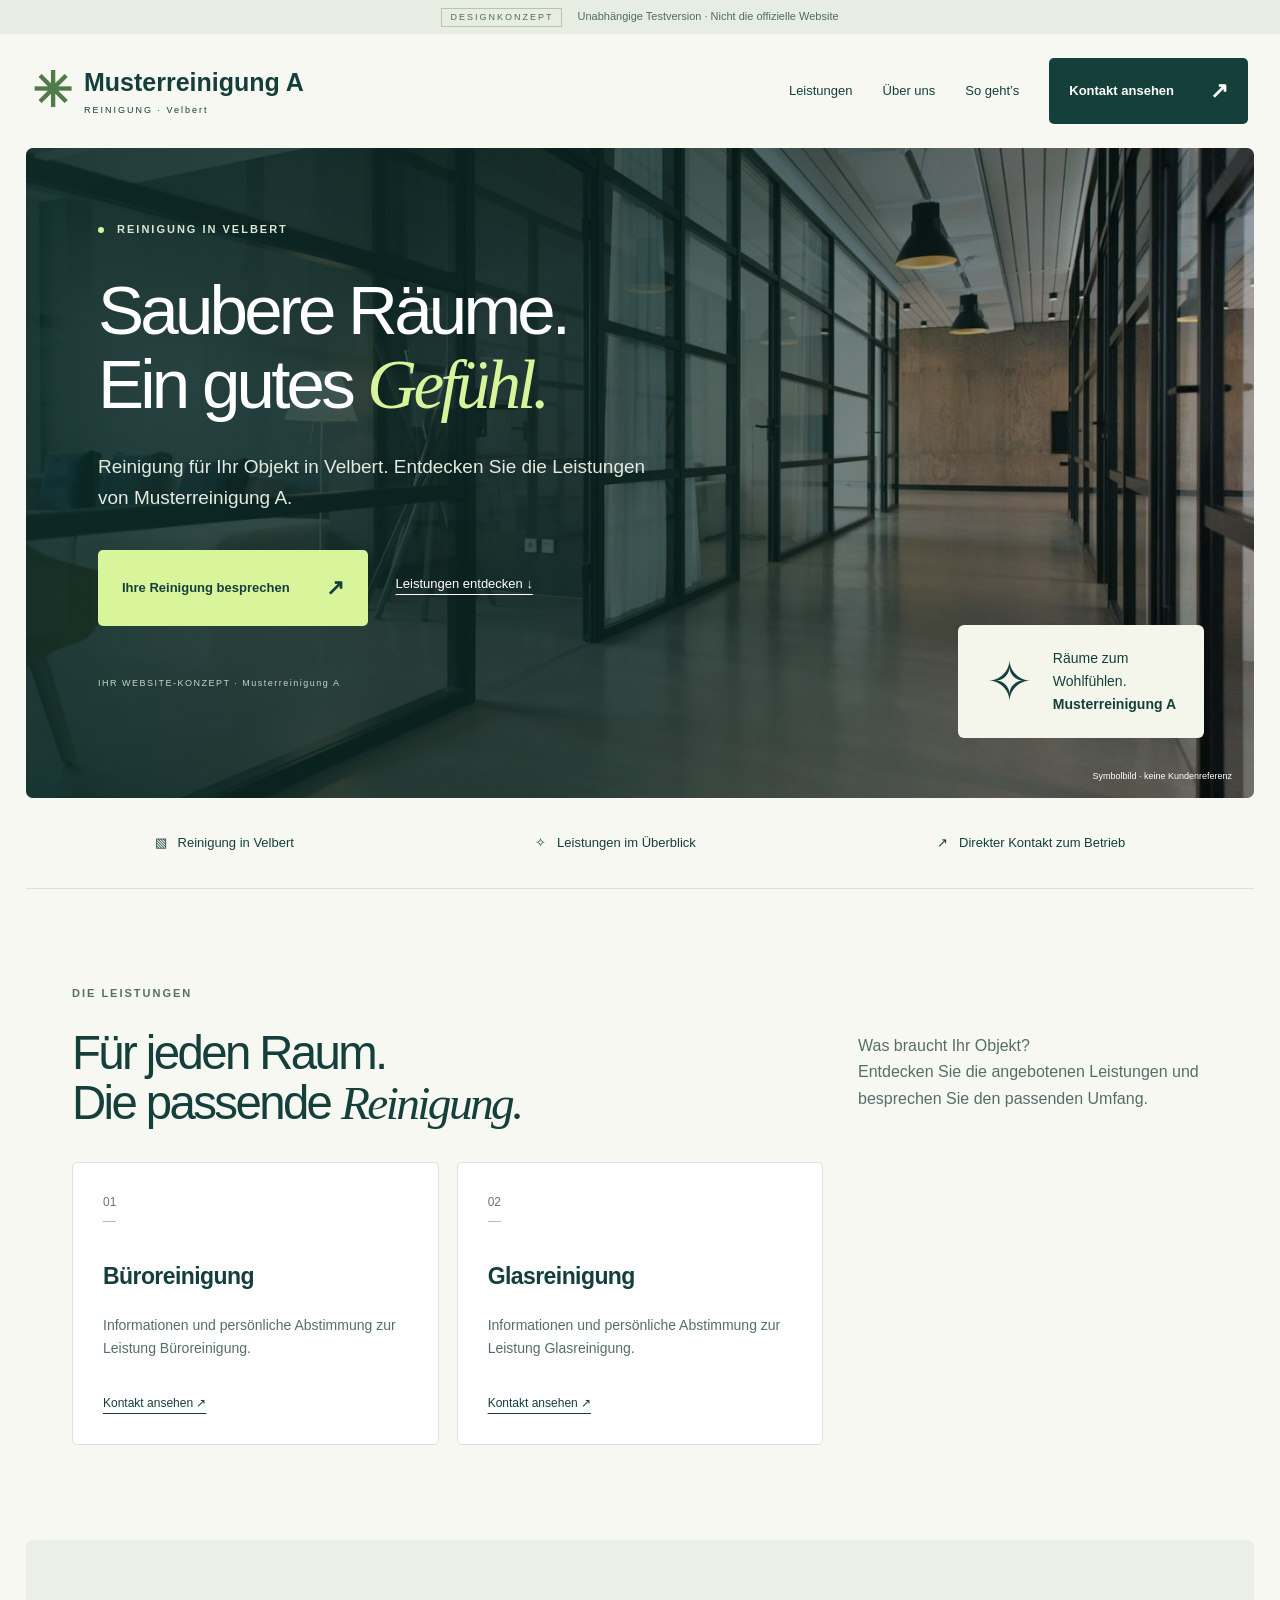
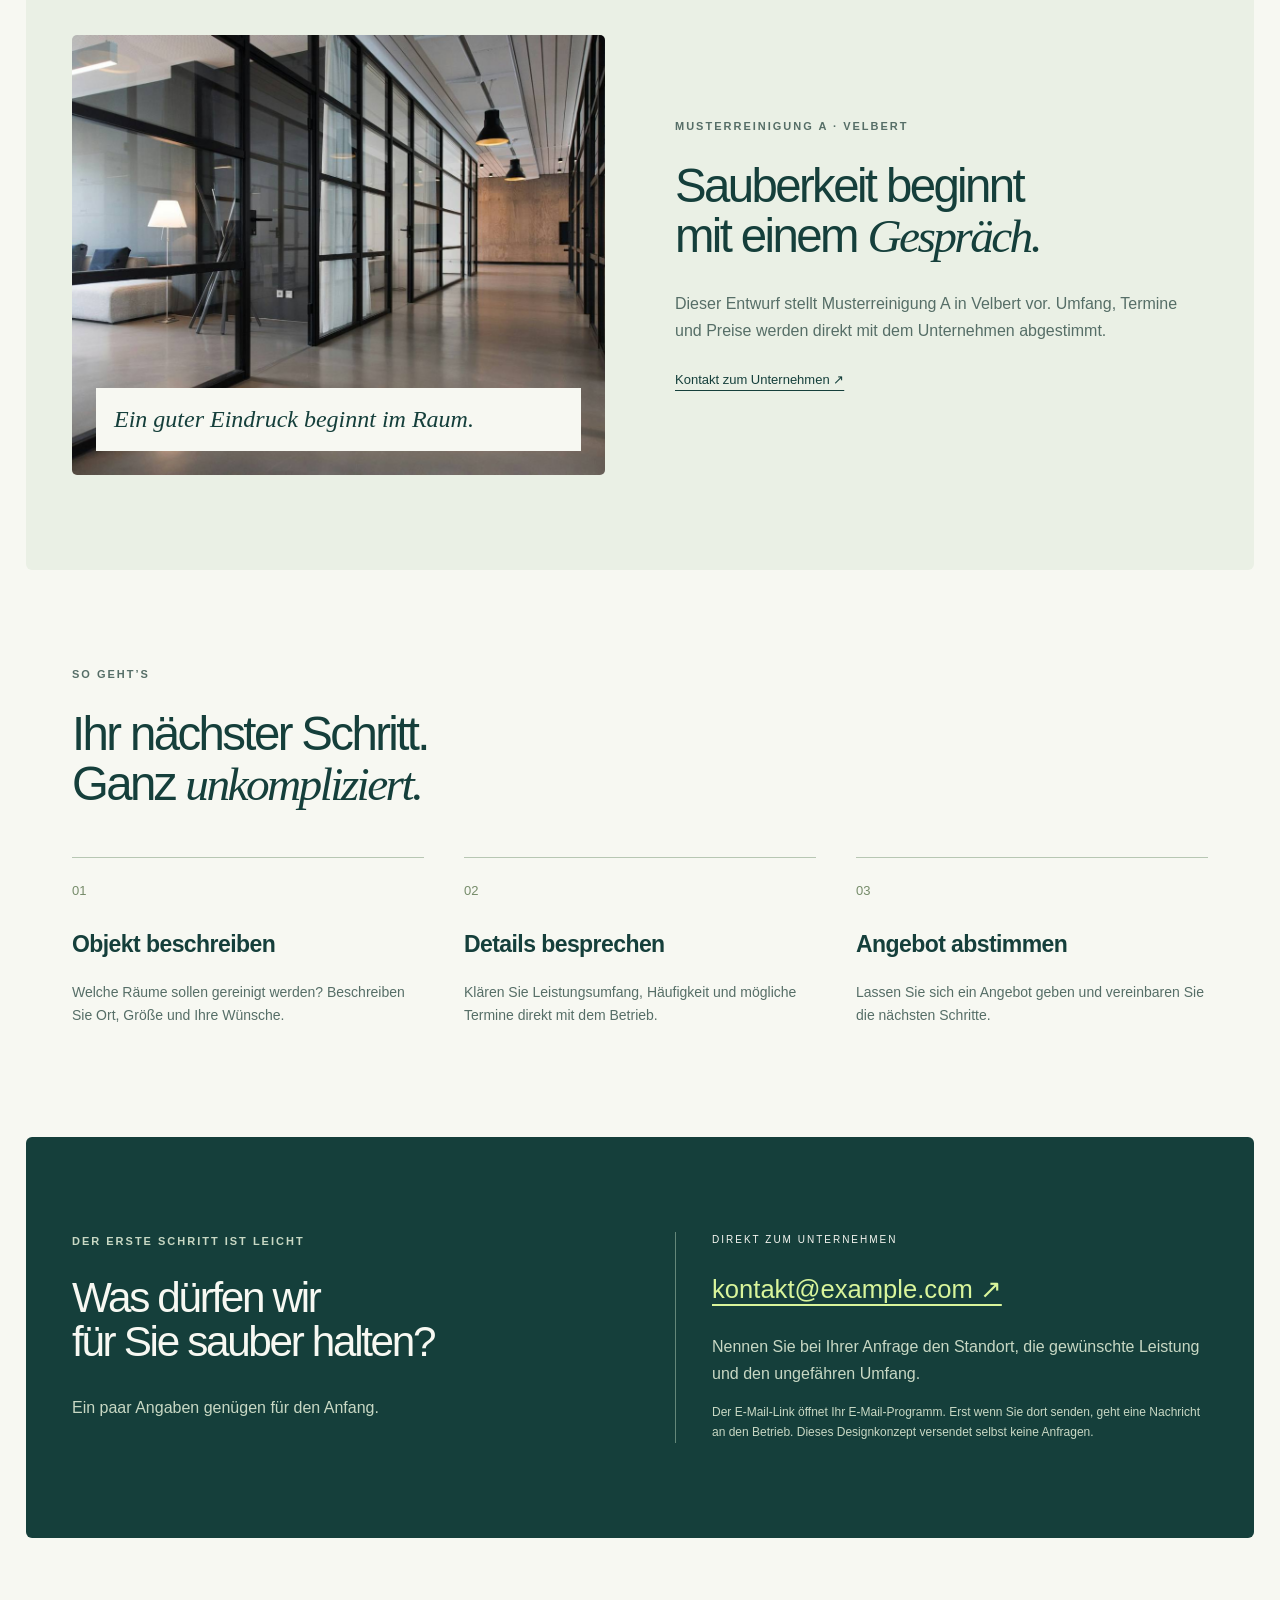
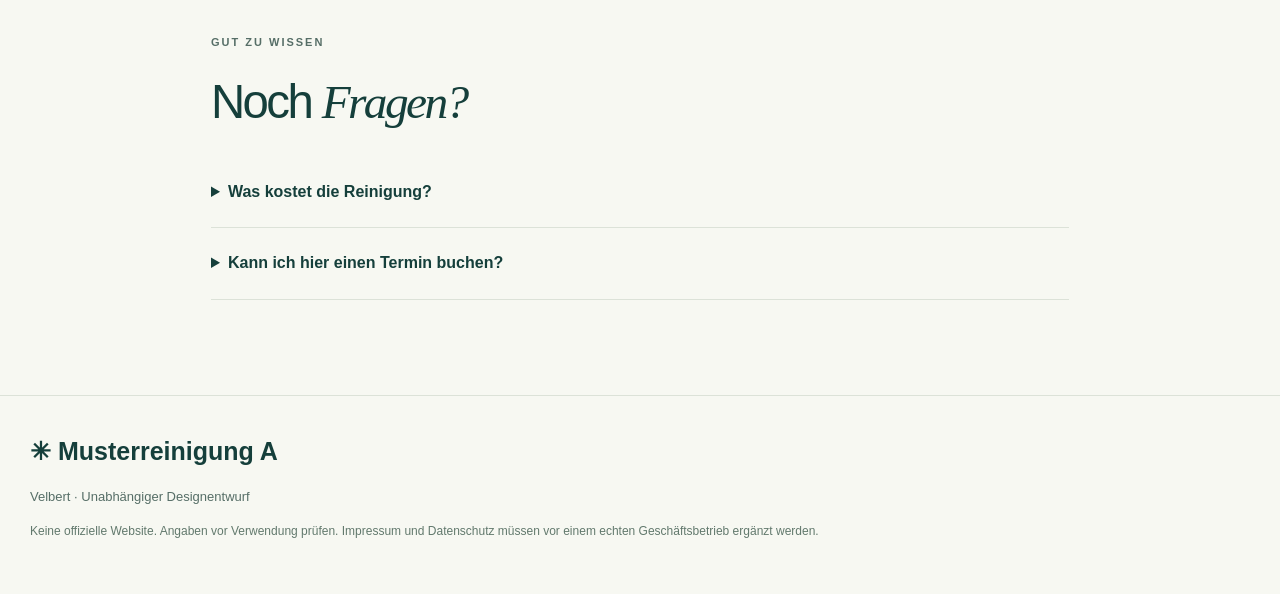
<file: public/index.html>
<!doctype html>
<html lang="de"><head><meta charset="utf-8"><meta name="viewport" content="width=device-width,initial-scale=1"><meta name="robots" content="noindex,nofollow"><meta name="description" content="Reinigung für Ihr Objekt in Velbert. Entdecken Sie die Leistungen von Musterreinigung A."><title>Musterreinigung A · Reinigung in Velbert · Designkonzept</title><style>:root{--ink:#153f3b;--paper:#f7f8f2;--lime:#d9f59b;--line:#dce2d8}*{box-sizing:border-box}html{scroll-behavior:smooth;scroll-padding-top:24px}body{margin:0;color:var(--ink);background:var(--paper);font:16px/1.65 Arial,Helvetica,sans-serif}a{color:inherit;text-underline-offset:6px}a:focus-visible,summary:focus-visible{outline:3px solid #769b28;outline-offset:6px}h1,h2,h3,p{margin-top:0}h1,h2{font-weight:500;line-height:1.06;letter-spacing:-.055em}h1{font-size:clamp(48px,5.4vw,88px);margin:36px 0 30px;max-width:850px;overflow-wrap:anywhere}h2{font-size:clamp(36px,3.7vw,58px);margin-bottom:30px}h3{font-size:23px;letter-spacing:-.025em;line-height:1.25}em{font-family:Georgia,serif;font-weight:400}p{color:#566e67}small{font-size:12px}.preview{text-align:center;background:#e7ede2;font-size:11px;padding:7px 20px;color:#506b61}.preview span{display:inline-block;border:1px solid #b7c5ac;padding:1px 8px;letter-spacing:2px;font-size:9px;margin-right:12px}header{max-width:1400px;margin:auto;min-height:112px;padding:24px 32px;display:flex;align-items:center;justify-content:space-between;gap:32px}.brand{text-decoration:none;font-size:25px;font-weight:700;line-height:1.2;display:flex;align-items:center;gap:12px;overflow-wrap:anywhere}.brand-icon{font-size:48px;color:#517b4a}.brand small{display:block;font-size:9px;letter-spacing:2px;margin-top:8px;font-weight:400}nav{display:flex;align-items:center;gap:30px;font-size:13px}nav a{text-decoration:none}.button{display:inline-flex;align-items:center;justify-content:space-between;gap:36px;background:var(--lime);color:var(--ink);padding:20px 24px;border-radius:5px;text-decoration:none;font-size:13px;font-weight:600}.button:hover{filter:brightness(.95)}.button span{font-size:22px}.button.dark{background:var(--ink);color:white;padding:15px 20px}main{max-width:1460px;margin:auto;padding:0 26px}.hero{position:relative;isolation:isolate;background:#193f39 url('[data-uri]') center/cover;border-radius:7px;min-height:650px;padding:72px;color:white;overflow:hidden}.hero:before{content:'';position:absolute;inset:0;z-index:-1;background:linear-gradient(90deg,rgba(10,40,36,.9),rgba(10,40,36,.7) 48%,rgba(10,40,36,.12))}.eyebrow{font-size:11px;font-weight:700;letter-spacing:2px;text-transform:uppercase;margin-bottom:26px}.hero .eyebrow{color:#dae6d5}.dot{display:inline-block;width:6px;height:6px;border-radius:50%;background:var(--lime);margin-right:8px}.hero em{color:var(--lime)}.intro{color:#e4e9e0;max-width:570px;font-size:19px;line-height:1.65}.actions{display:flex;align-items:center;gap:28px;margin-top:36px}.text-link{font-size:13px;padding-bottom:8px}.hero-note{font-size:9px;letter-spacing:1.5px;color:#c6d5c7;margin:50px 0 0}.hero-stamp{position:absolute;right:50px;bottom:60px;display:flex;gap:20px;align-items:center;background:#f4f5eb;color:var(--ink);padding:22px 28px;border-radius:6px;font-size:14px;max-width:260px;overflow-wrap:anywhere}.hero-stamp>span{font-size:56px;line-height:1}.image-note{position:absolute;right:22px;bottom:14px;color:white;font-size:9px}.benefits{display:flex;justify-content:space-around;gap:24px;padding:34px 20px;border-bottom:1px solid var(--line);font-size:13px}.section{padding:95px 46px}.section-head{display:flex;align-items:end;justify-content:space-between;gap:40px;margin-bottom:34px}.section-head>p{max-width:350px}.section-head h2{margin-bottom:0}.grid{display:grid;grid-template-columns:repeat(3,minmax(0,1fr));gap:18px}.grid article{background:white;border:1px solid var(--line);border-radius:5px;padding:30px;display:flex;flex-direction:column;align-items:start}.number{font-size:12px;border-bottom:1px solid #aac7a3;color:#637d60;padding-bottom:8px;margin-bottom:40px}.grid p{font-size:14px;flex:1}.grid a{font-size:12px;margin-top:20px}.about{display:grid;grid-template-columns:1fr 1fr;gap:70px;align-items:center;background:#eaf0e5;border-radius:6px}.about-image{position:relative;height:440px}.about-image img{width:100%;height:100%;object-fit:cover;border-radius:5px}.about-image span{position:absolute;bottom:24px;left:24px;right:24px;padding:18px;background:var(--paper);font:italic 24px Georgia,serif}.original{margin:22px 0;font-size:13px}.steps{display:grid;grid-template-columns:repeat(3,minmax(0,1fr));gap:40px;margin-top:48px}.steps article{border-top:1px solid #b7c7b3;padding-top:22px}.steps span{color:#758b69;font-size:13px;display:block;margin-bottom:28px}.steps p{font-size:14px}.contact{background:var(--ink);color:var(--paper);border-radius:6px;display:grid;grid-template-columns:1fr 1fr;gap:70px}.contact p,.contact .eyebrow{color:#c8d8c4}.contact h2{font-size:clamp(34px,3.3vw,52px)}.contact-panel{align-self:center;border-left:1px solid #648779;padding-left:36px;min-width:0}.contact-label{display:block;font-size:10px;letter-spacing:2px;margin-bottom:20px}.contact-panel>a{display:block;color:var(--lime);font-size:clamp(18px,2vw,27px);overflow-wrap:anywhere;margin-bottom:24px}.contact-panel small{display:block;color:#c8d8c4}.faq{max-width:950px;margin:auto}.faq details{border-bottom:1px solid var(--line);padding:22px 0}.faq summary{cursor:pointer;font-weight:600}.faq details p{margin:20px 0 0}footer{max-width:1368px;margin:auto;border-top:1px solid var(--line);padding:40px 30px 50px}footer p{margin:20px 0 10px;font-size:13px}footer small{color:#62796d}.skip{position:absolute;left:20px;top:-100px;background:white;padding:10px;z-index:5}.skip:focus{top:10px}@media(max-width:1000px){header{flex-wrap:wrap;gap:22px}nav{gap:20px}.hero{padding:50px;min-height:640px}.hero-copy{max-width:700px}.hero-stamp{display:none}.section{padding:65px 25px}.about,.contact{gap:35px}.grid{grid-template-columns:repeat(2,minmax(0,1fr))}.section-head{align-items:start}}@media(max-width:650px){header{padding:24px 20px}nav{width:100%;justify-content:space-between;gap:10px;font-size:11px}nav .button{padding:10px;gap:10px;font-size:11px}nav .button span{display:none}.brand{font-size:23px}main{padding:0 12px}.hero{padding:42px 25px;min-height:620px;background-position:60% center}.hero:before{background:rgba(10,40,36,.76)}h1{font-size:49px}.intro{font-size:16px}.actions{align-items:start;flex-direction:column;gap:22px}.hero-note{margin-top:36px;max-width:260px}.benefits{font-size:11px;display:grid;gap:12px;justify-content:start;padding:24px}.section{padding:55px 18px}.section-head{display:block}.section-head>p{margin-top:25px}.grid,.about,.contact,.steps{grid-template-columns:1fr}.grid article{padding:26px}.number{margin-bottom:24px}.about-image{height:280px}.about{gap:34px}.steps{gap:22px;margin-top:30px}.steps span{margin-bottom:15px}.contact-panel{padding:28px 0 0;border-left:0;border-top:1px solid #648779}.preview{font-size:9px}.preview span{font-size:8px;margin-right:6px}footer{padding:30px 22px}.button{max-width:100%}}@media(prefers-reduced-motion:reduce){html{scroll-behavior:auto}}
</style></head>
<body><a class="skip" href="#leistungen">Zum Inhalt</a><div class="preview"><span>DESIGNKONZEPT</span> Unabhängige Testversion · Nicht die offizielle Website</div>
<header><a class="brand" href="#start"><span class="brand-icon" aria-hidden="true">✳</span><span>Musterreinigung A<small>REINIGUNG · Velbert</small></span></a><nav aria-label="Hauptnavigation"><a href="#leistungen">Leistungen</a><a href="#ueber">Über uns</a><a href="#ablauf">So geht’s</a><a class="button dark" href="#kontakt">Kontakt ansehen <span>↗</span></a></nav></header>
<main id="start"><section class="hero"><div class="hero-copy"><p class="eyebrow"><span class="dot"></span> REINIGUNG IN Velbert</p><h1>Saubere Räume.<br>Ein gutes <em>Gefühl.</em></h1><p class="intro">Reinigung für Ihr Objekt in Velbert. Entdecken Sie die Leistungen von Musterreinigung A.</p><div class="actions"><a class="button" href="#kontakt">Ihre Reinigung besprechen <span>↗</span></a><a class="text-link" href="#leistungen">Leistungen entdecken ↓</a></div><p class="hero-note">IHR WEBSITE-KONZEPT · Musterreinigung A</p></div><div class="hero-stamp"><span aria-hidden="true">✧</span><div>Räume zum<br>Wohlfühlen.<br><strong>Musterreinigung A</strong></div></div><small class="image-note">Symbolbild · keine Kundenreferenz</small></section>
<div class="benefits"><span>▧ &nbsp; Reinigung in Velbert</span><span>✧ &nbsp; Leistungen im Überblick</span><span>↗ &nbsp; Direkter Kontakt zum Betrieb</span></div>
<section class="section" id="leistungen"><div class="section-head"><div><p class="eyebrow">DIE LEISTUNGEN</p><h2>Für jeden Raum.<br>Die passende <em>Reinigung.</em></h2></div><p>Was braucht Ihr Objekt?<br>Entdecken Sie die angebotenen Leistungen und besprechen Sie den passenden Umfang.</p></div><div class="grid"><article><span class="number">01</span><h3>Büroreinigung</h3><p>Informationen und persönliche Abstimmung zur Leistung Büroreinigung.</p><a href="#kontakt">Kontakt ansehen ↗</a></article><article><span class="number">02</span><h3>Glasreinigung</h3><p>Informationen und persönliche Abstimmung zur Leistung Glasreinigung.</p><a href="#kontakt">Kontakt ansehen ↗</a></article></div></section>
<section class="about section" id="ueber"><div class="about-image"><img src="[data-uri]" alt="Heller Büroflur als Symbolbild" loading="lazy"><span>Ein guter Eindruck beginnt im Raum.</span></div><div><p class="eyebrow">Musterreinigung A · Velbert</p><h2>Sauberkeit beginnt<br>mit einem <em>Gespräch.</em></h2><p>Dieser Entwurf stellt Musterreinigung A in Velbert vor. Umfang, Termine und Preise werden direkt mit dem Unternehmen abgestimmt.</p><div class="original"></div><a class="text-link" href="#kontakt">Kontakt zum Unternehmen ↗</a></div></section>
<section class="section" id="ablauf"><p class="eyebrow">SO GEHT’S</p><h2>Ihr nächster Schritt.<br>Ganz <em>unkompliziert.</em></h2><div class="steps"><article><span>01</span><h3>Objekt beschreiben</h3><p>Welche Räume sollen gereinigt werden? Beschreiben Sie Ort, Größe und Ihre Wünsche.</p></article><article><span>02</span><h3>Details besprechen</h3><p>Klären Sie Leistungsumfang, Häufigkeit und mögliche Termine direkt mit dem Betrieb.</p></article><article><span>03</span><h3>Angebot abstimmen</h3><p>Lassen Sie sich ein Angebot geben und vereinbaren Sie die nächsten Schritte.</p></article></div></section>
<section class="contact section" id="kontakt"><div><p class="eyebrow">DER ERSTE SCHRITT IST LEICHT</p><h2>Was dürfen wir<br>für Sie sauber halten?</h2><p>Ein paar Angaben genügen für den Anfang.</p></div><div class="contact-panel"><span class="contact-label">DIREKT ZUM UNTERNEHMEN</span><a href="mailto:kontakt@example.com">kontakt@example.com ↗</a><p>Nennen Sie bei Ihrer Anfrage den Standort, die gewünschte Leistung und den ungefähren Umfang.</p><small>Der E-Mail-Link öffnet Ihr E-Mail-Programm. Erst wenn Sie dort senden, geht eine Nachricht an den Betrieb. Dieses Designkonzept versendet selbst keine Anfragen.</small></div></section>
<section class="faq section"><p class="eyebrow">GUT ZU WISSEN</p><h2>Noch <em>Fragen?</em></h2><details><summary>Was kostet die Reinigung?</summary><p>Preise sind in diesem Konzept nicht hinterlegt. Fragen Sie den Betrieb nach einem Angebot für Ihr Objekt.</p></details><details><summary>Kann ich hier einen Termin buchen?</summary><p>Diese Vorschau enthält keine Buchungsfunktion. Termine und Verfügbarkeit klären Sie direkt mit dem Unternehmen.</p></details></section></main>
<footer><a class="brand" href="#start">✳ Musterreinigung A</a><p>Velbert · Unabhängiger Designentwurf</p><small>Keine offizielle Website. Angaben vor Verwendung prüfen. Impressum und Datenschutz müssen vor einem echten Geschäftsbetrieb ergänzt werden.</small></footer></body></html>
</file>
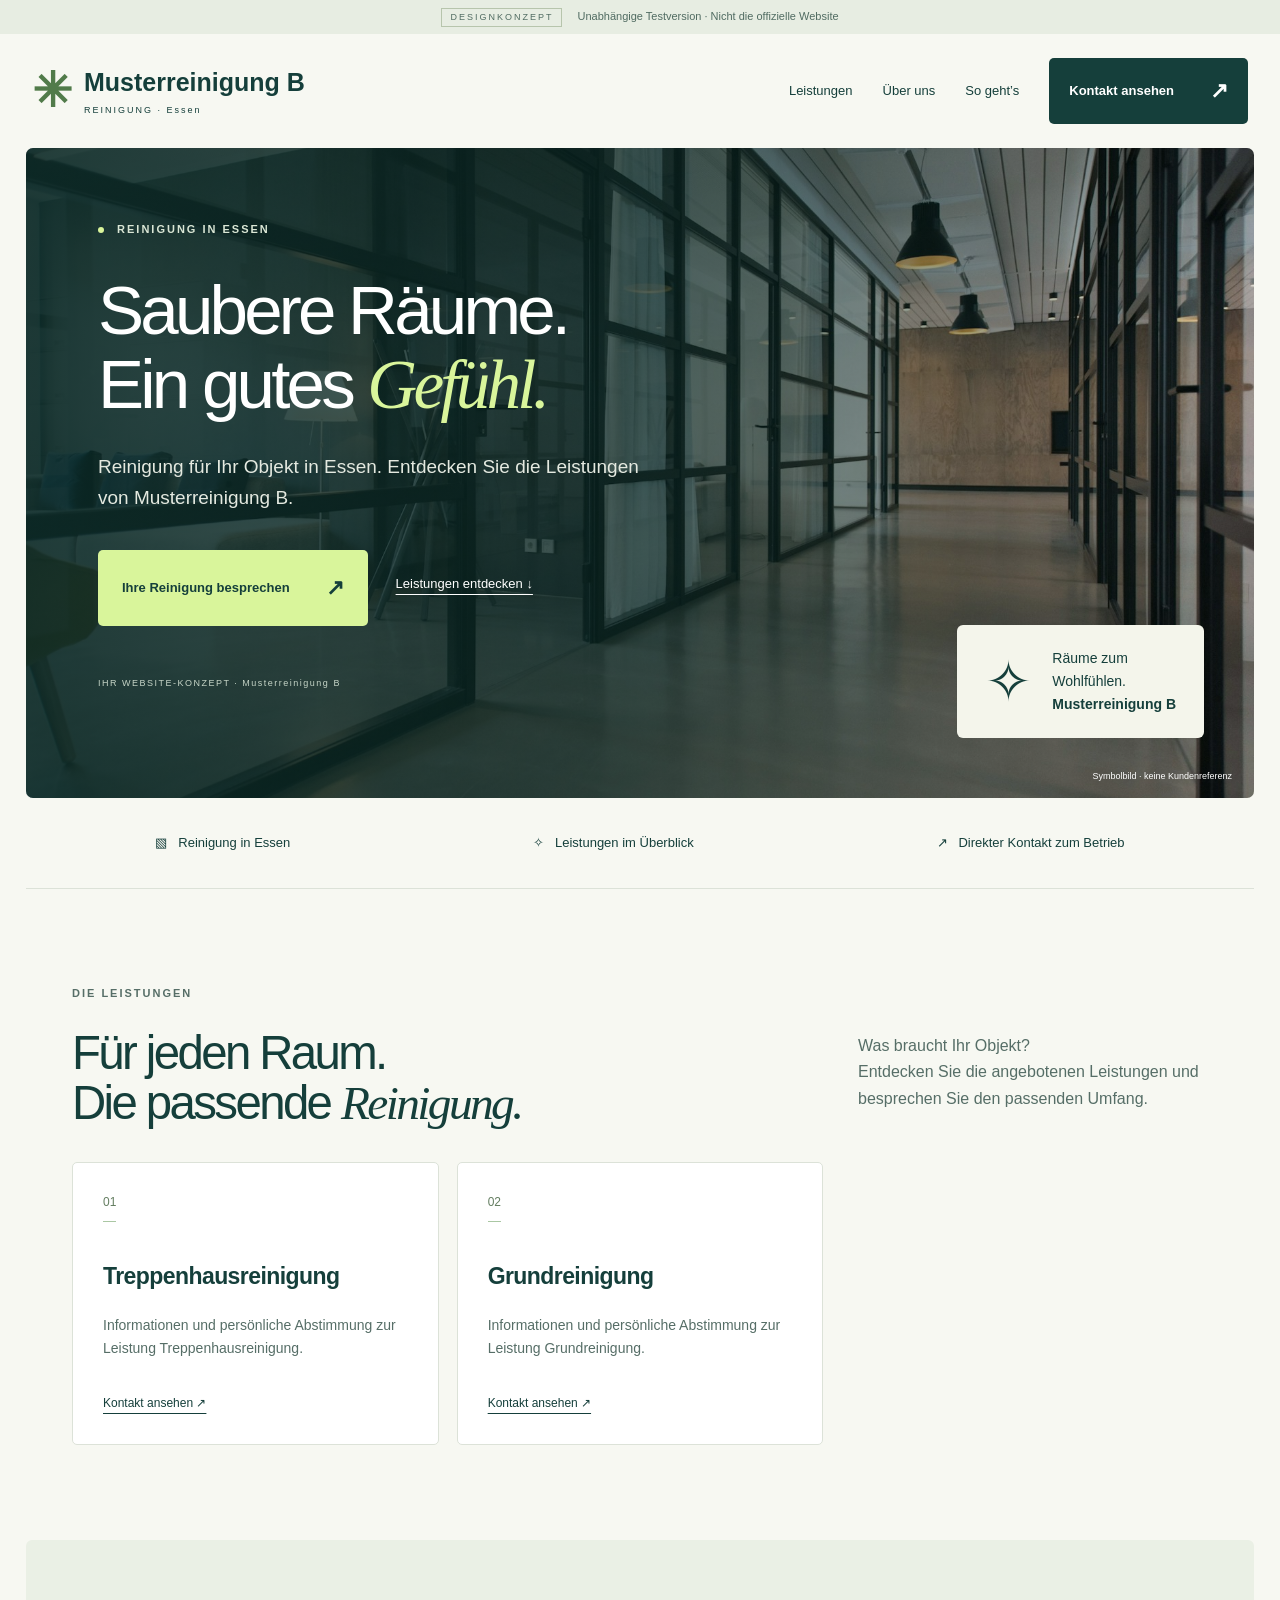
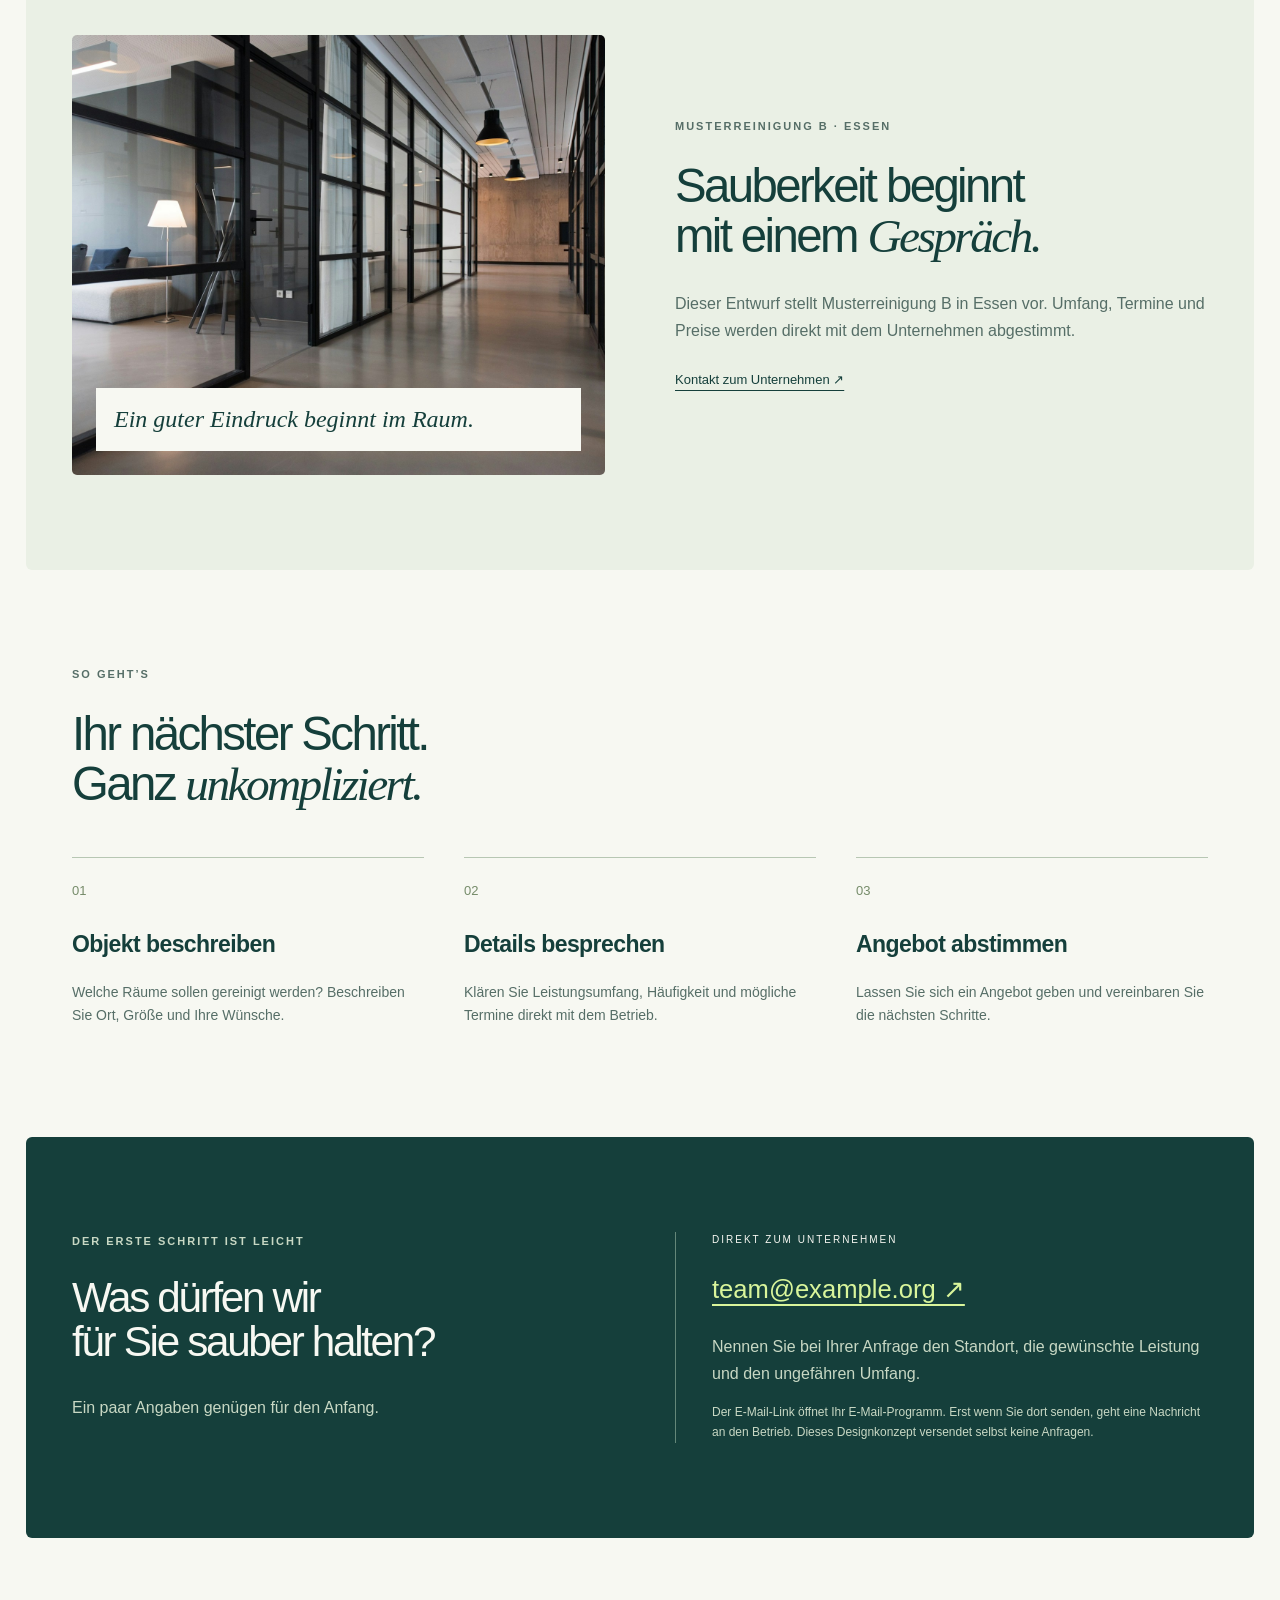
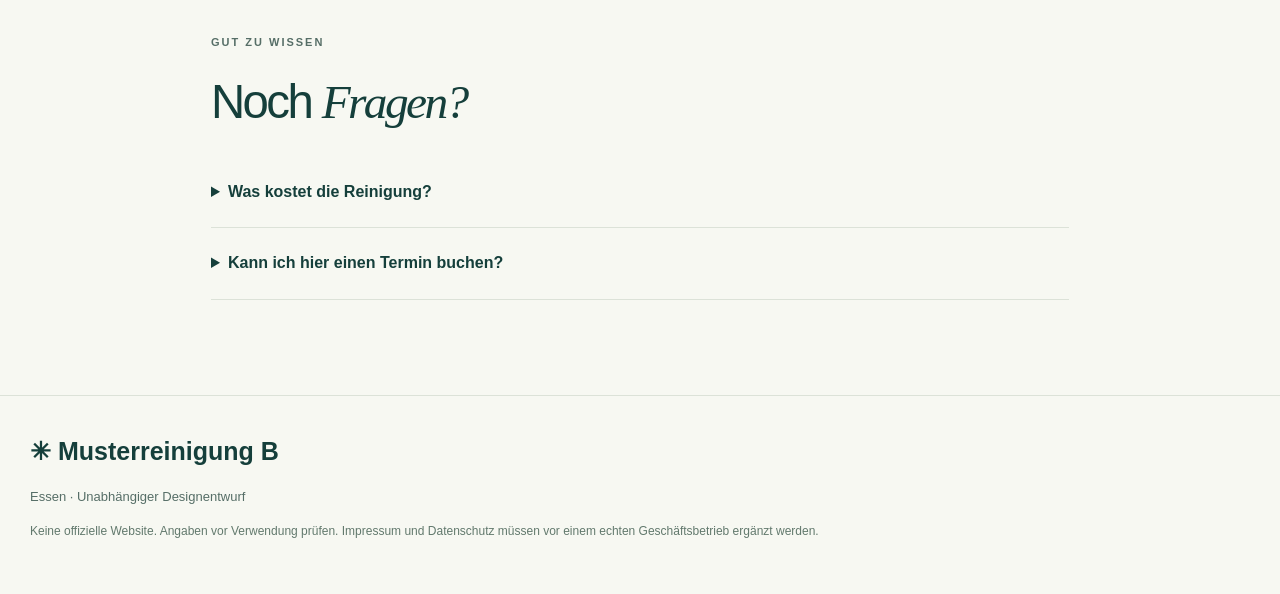
<file: public/8e13f3a95380533cd399/index.html>
<!doctype html>
<html lang="de"><head><meta charset="utf-8"><meta name="viewport" content="width=device-width,initial-scale=1"><meta name="robots" content="noindex,nofollow"><meta name="description" content="Reinigung für Ihr Objekt in Essen. Entdecken Sie die Leistungen von Musterreinigung B."><title>Musterreinigung B · Reinigung in Essen · Designkonzept</title><link rel="stylesheet" href="../style.css"></head>
<body><a class="skip" href="#leistungen">Zum Inhalt</a><div class="preview"><span>DESIGNKONZEPT</span> Unabhängige Testversion · Nicht die offizielle Website</div>
<header><a class="brand" href="#start"><span class="brand-icon" aria-hidden="true">✳</span><span>Musterreinigung B<small>REINIGUNG · Essen</small></span></a><nav aria-label="Hauptnavigation"><a href="#leistungen">Leistungen</a><a href="#ueber">Über uns</a><a href="#ablauf">So geht’s</a><a class="button dark" href="#kontakt">Kontakt ansehen <span>↗</span></a></nav></header>
<main id="start"><section class="hero"><div class="hero-copy"><p class="eyebrow"><span class="dot"></span> REINIGUNG IN Essen</p><h1>Saubere Räume.<br>Ein gutes <em>Gefühl.</em></h1><p class="intro">Reinigung für Ihr Objekt in Essen. Entdecken Sie die Leistungen von Musterreinigung B.</p><div class="actions"><a class="button" href="#kontakt">Ihre Reinigung besprechen <span>↗</span></a><a class="text-link" href="#leistungen">Leistungen entdecken ↓</a></div><p class="hero-note">IHR WEBSITE-KONZEPT · Musterreinigung B</p></div><div class="hero-stamp"><span aria-hidden="true">✧</span><div>Räume zum<br>Wohlfühlen.<br><strong>Musterreinigung B</strong></div></div><small class="image-note">Symbolbild · keine Kundenreferenz</small></section>
<div class="benefits"><span>▧ &nbsp; Reinigung in Essen</span><span>✧ &nbsp; Leistungen im Überblick</span><span>↗ &nbsp; Direkter Kontakt zum Betrieb</span></div>
<section class="section" id="leistungen"><div class="section-head"><div><p class="eyebrow">DIE LEISTUNGEN</p><h2>Für jeden Raum.<br>Die passende <em>Reinigung.</em></h2></div><p>Was braucht Ihr Objekt?<br>Entdecken Sie die angebotenen Leistungen und besprechen Sie den passenden Umfang.</p></div><div class="grid"><article><span class="number">01</span><h3>Treppenhausreinigung</h3><p>Informationen und persönliche Abstimmung zur Leistung Treppenhausreinigung.</p><a href="#kontakt">Kontakt ansehen ↗</a></article><article><span class="number">02</span><h3>Grundreinigung</h3><p>Informationen und persönliche Abstimmung zur Leistung Grundreinigung.</p><a href="#kontakt">Kontakt ansehen ↗</a></article></div></section>
<section class="about section" id="ueber"><div class="about-image"><img src="../office.jpg" alt="Heller Büroflur als Symbolbild" loading="lazy"><span>Ein guter Eindruck beginnt im Raum.</span></div><div><p class="eyebrow">Musterreinigung B · Essen</p><h2>Sauberkeit beginnt<br>mit einem <em>Gespräch.</em></h2><p>Dieser Entwurf stellt Musterreinigung B in Essen vor. Umfang, Termine und Preise werden direkt mit dem Unternehmen abgestimmt.</p><div class="original"></div><a class="text-link" href="#kontakt">Kontakt zum Unternehmen ↗</a></div></section>
<section class="section" id="ablauf"><p class="eyebrow">SO GEHT’S</p><h2>Ihr nächster Schritt.<br>Ganz <em>unkompliziert.</em></h2><div class="steps"><article><span>01</span><h3>Objekt beschreiben</h3><p>Welche Räume sollen gereinigt werden? Beschreiben Sie Ort, Größe und Ihre Wünsche.</p></article><article><span>02</span><h3>Details besprechen</h3><p>Klären Sie Leistungsumfang, Häufigkeit und mögliche Termine direkt mit dem Betrieb.</p></article><article><span>03</span><h3>Angebot abstimmen</h3><p>Lassen Sie sich ein Angebot geben und vereinbaren Sie die nächsten Schritte.</p></article></div></section>
<section class="contact section" id="kontakt"><div><p class="eyebrow">DER ERSTE SCHRITT IST LEICHT</p><h2>Was dürfen wir<br>für Sie sauber halten?</h2><p>Ein paar Angaben genügen für den Anfang.</p></div><div class="contact-panel"><span class="contact-label">DIREKT ZUM UNTERNEHMEN</span><a href="mailto:team@example.org">team@example.org ↗</a><p>Nennen Sie bei Ihrer Anfrage den Standort, die gewünschte Leistung und den ungefähren Umfang.</p><small>Der E-Mail-Link öffnet Ihr E-Mail-Programm. Erst wenn Sie dort senden, geht eine Nachricht an den Betrieb. Dieses Designkonzept versendet selbst keine Anfragen.</small></div></section>
<section class="faq section"><p class="eyebrow">GUT ZU WISSEN</p><h2>Noch <em>Fragen?</em></h2><details><summary>Was kostet die Reinigung?</summary><p>Preise sind in diesem Konzept nicht hinterlegt. Fragen Sie den Betrieb nach einem Angebot für Ihr Objekt.</p></details><details><summary>Kann ich hier einen Termin buchen?</summary><p>Diese Vorschau enthält keine Buchungsfunktion. Termine und Verfügbarkeit klären Sie direkt mit dem Unternehmen.</p></details></section></main>
<footer><a class="brand" href="#start">✳ Musterreinigung B</a><p>Essen · Unabhängiger Designentwurf</p><small>Keine offizielle Website. Angaben vor Verwendung prüfen. Impressum und Datenschutz müssen vor einem echten Geschäftsbetrieb ergänzt werden.</small></footer></body></html>
</file>
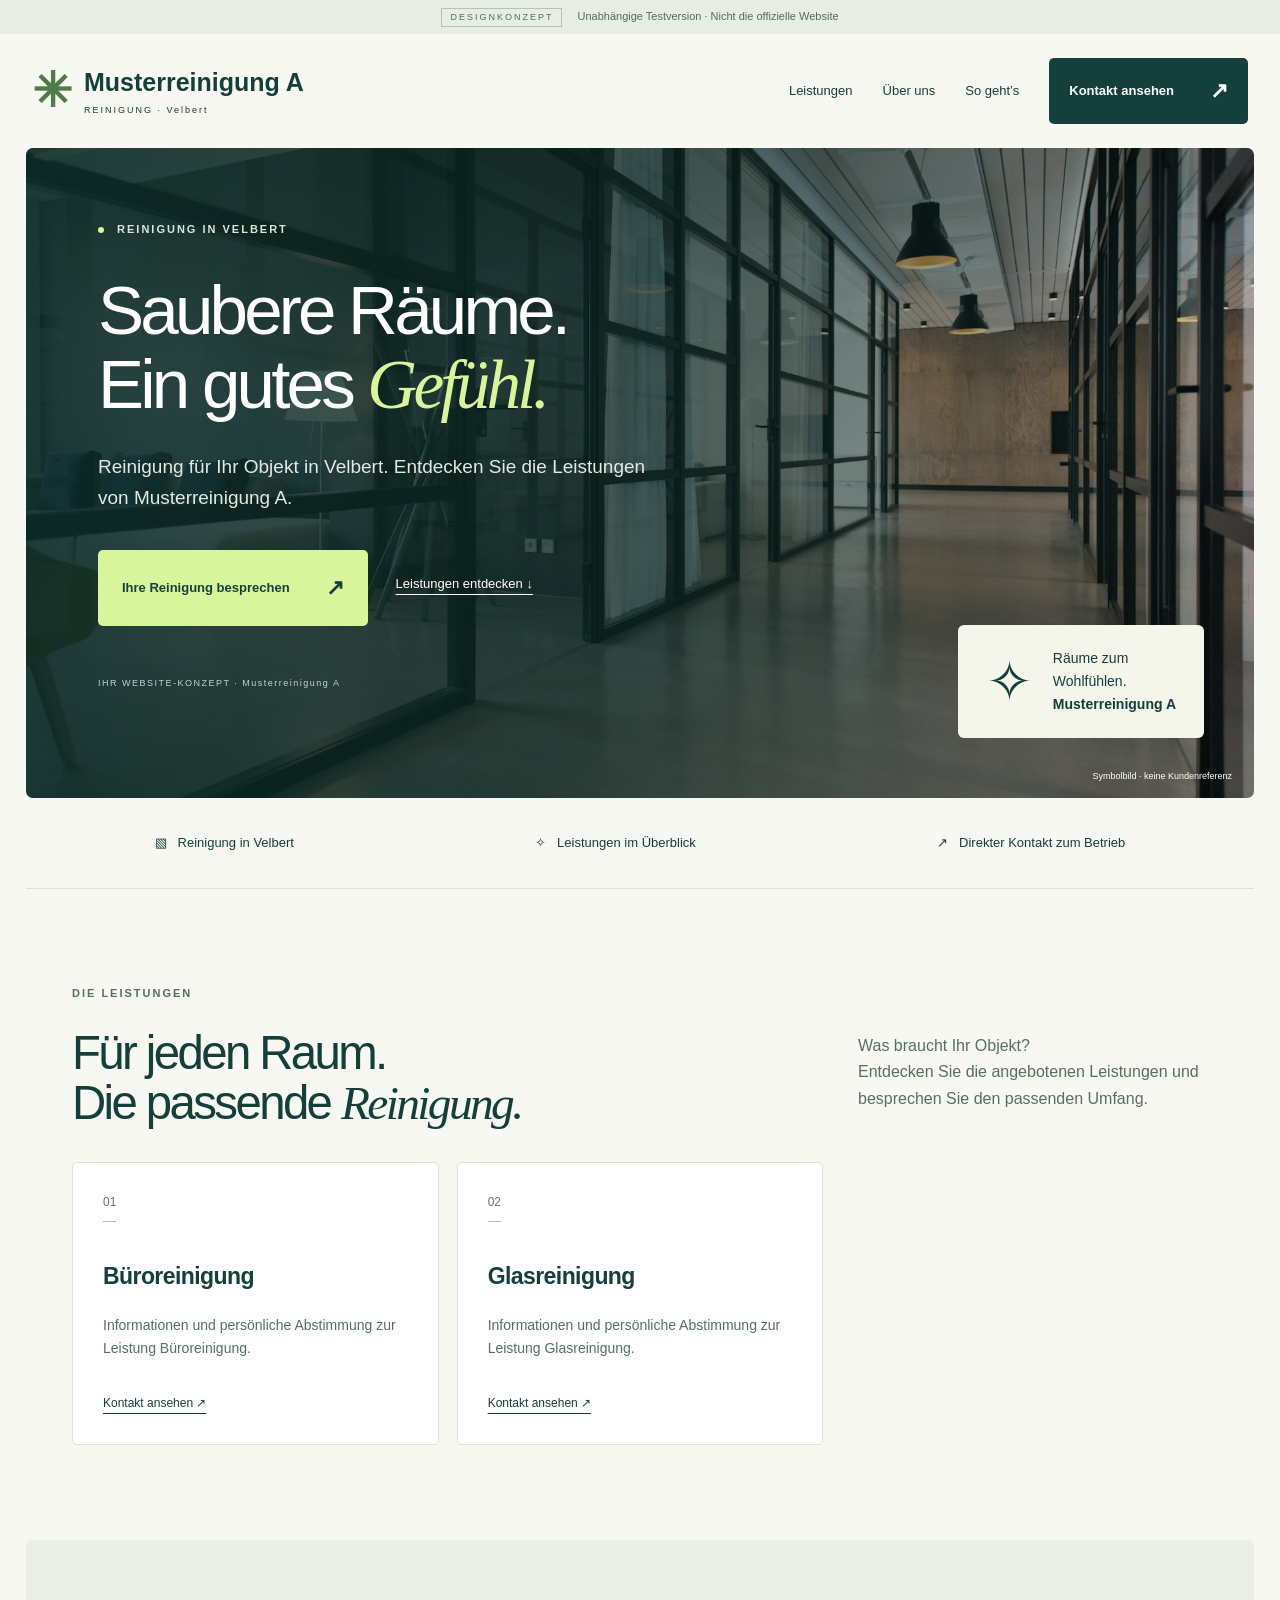
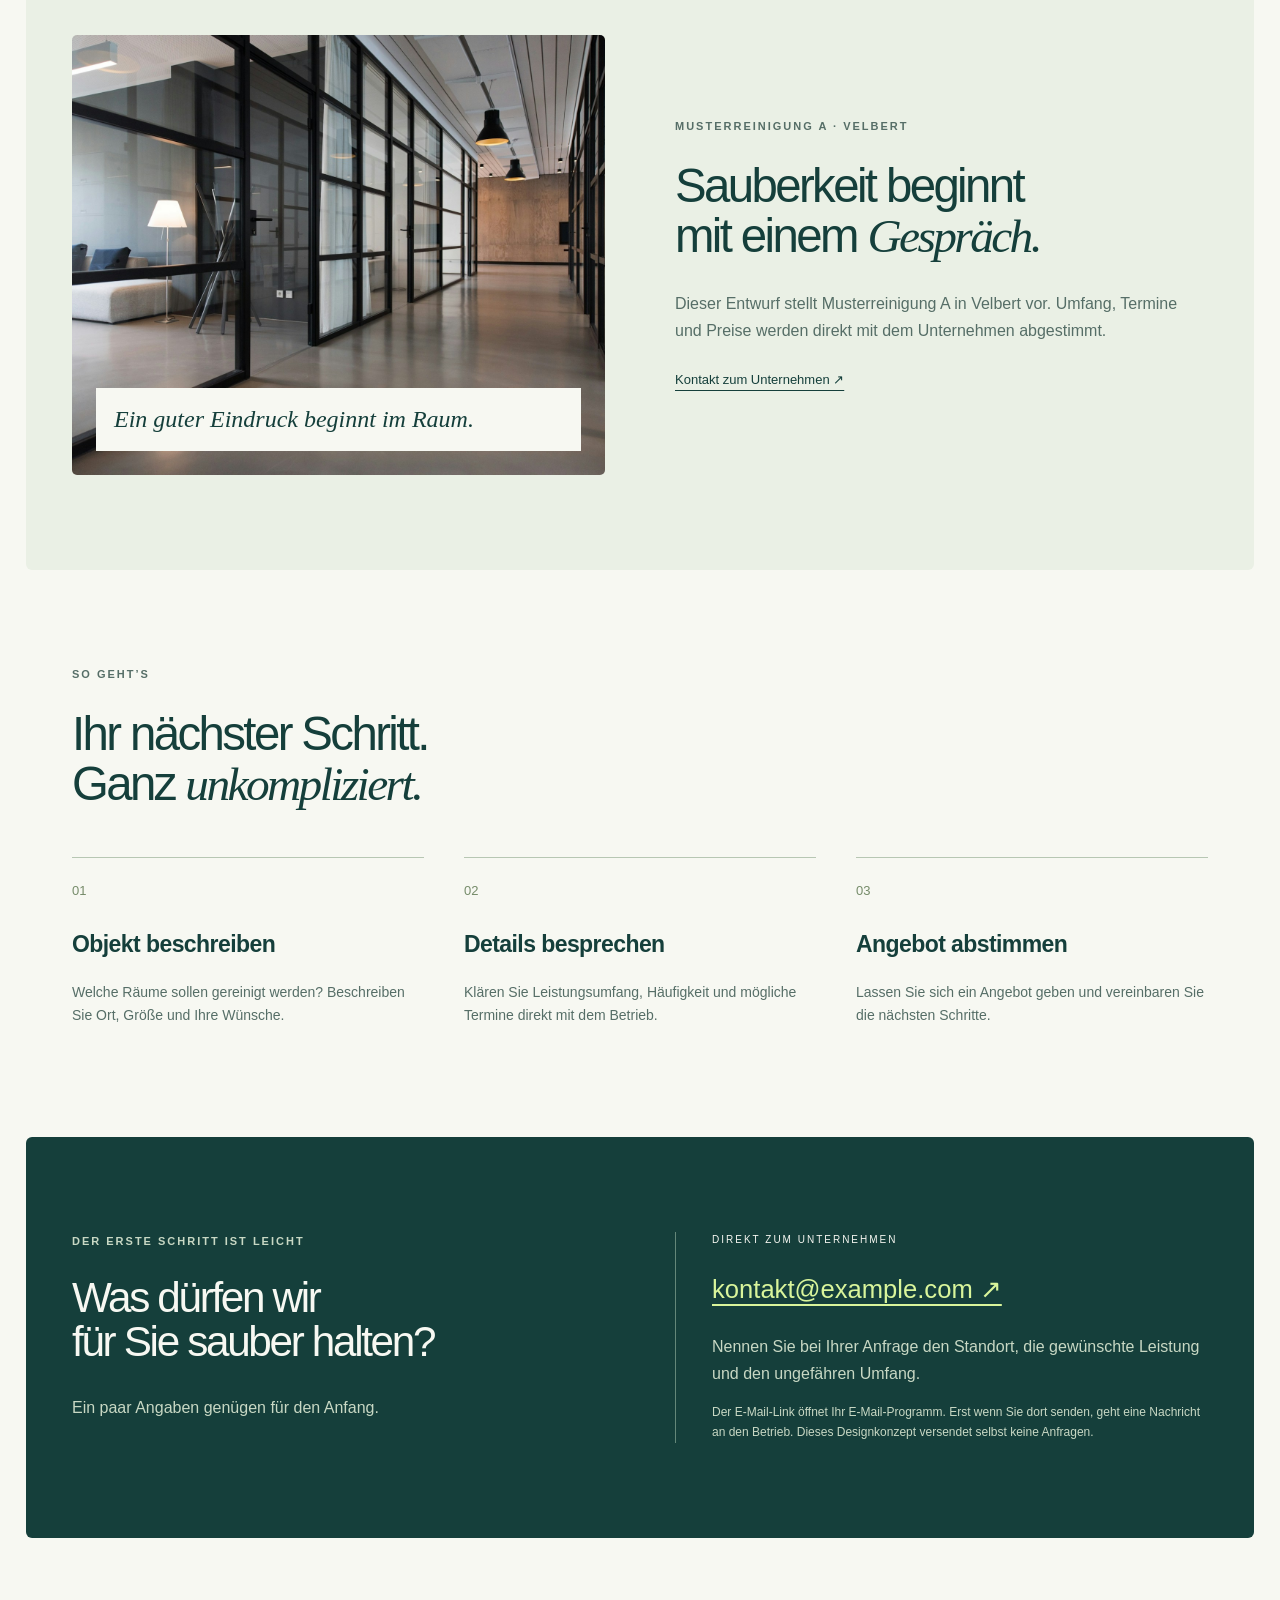
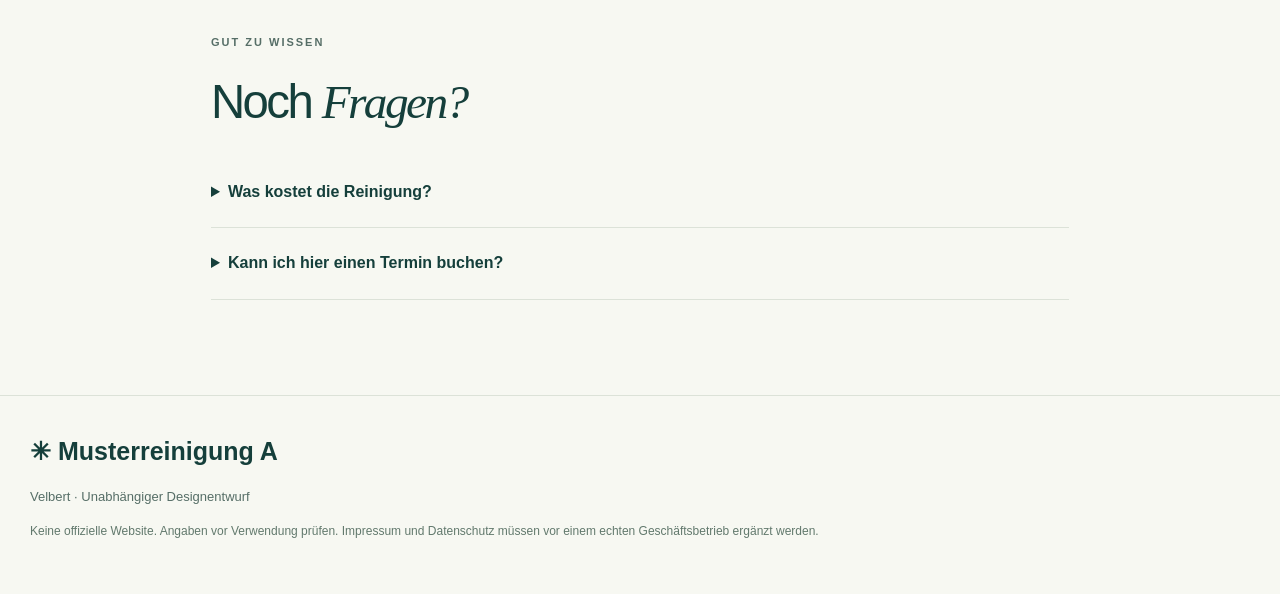
<file: public/f7c8fd1ab9113a3ec31b/index.html>
<!doctype html>
<html lang="de"><head><meta charset="utf-8"><meta name="viewport" content="width=device-width,initial-scale=1"><meta name="robots" content="noindex,nofollow"><meta name="description" content="Reinigung für Ihr Objekt in Velbert. Entdecken Sie die Leistungen von Musterreinigung A."><title>Musterreinigung A · Reinigung in Velbert · Designkonzept</title><link rel="stylesheet" href="../style.css"></head>
<body><a class="skip" href="#leistungen">Zum Inhalt</a><div class="preview"><span>DESIGNKONZEPT</span> Unabhängige Testversion · Nicht die offizielle Website</div>
<header><a class="brand" href="#start"><span class="brand-icon" aria-hidden="true">✳</span><span>Musterreinigung A<small>REINIGUNG · Velbert</small></span></a><nav aria-label="Hauptnavigation"><a href="#leistungen">Leistungen</a><a href="#ueber">Über uns</a><a href="#ablauf">So geht’s</a><a class="button dark" href="#kontakt">Kontakt ansehen <span>↗</span></a></nav></header>
<main id="start"><section class="hero"><div class="hero-copy"><p class="eyebrow"><span class="dot"></span> REINIGUNG IN Velbert</p><h1>Saubere Räume.<br>Ein gutes <em>Gefühl.</em></h1><p class="intro">Reinigung für Ihr Objekt in Velbert. Entdecken Sie die Leistungen von Musterreinigung A.</p><div class="actions"><a class="button" href="#kontakt">Ihre Reinigung besprechen <span>↗</span></a><a class="text-link" href="#leistungen">Leistungen entdecken ↓</a></div><p class="hero-note">IHR WEBSITE-KONZEPT · Musterreinigung A</p></div><div class="hero-stamp"><span aria-hidden="true">✧</span><div>Räume zum<br>Wohlfühlen.<br><strong>Musterreinigung A</strong></div></div><small class="image-note">Symbolbild · keine Kundenreferenz</small></section>
<div class="benefits"><span>▧ &nbsp; Reinigung in Velbert</span><span>✧ &nbsp; Leistungen im Überblick</span><span>↗ &nbsp; Direkter Kontakt zum Betrieb</span></div>
<section class="section" id="leistungen"><div class="section-head"><div><p class="eyebrow">DIE LEISTUNGEN</p><h2>Für jeden Raum.<br>Die passende <em>Reinigung.</em></h2></div><p>Was braucht Ihr Objekt?<br>Entdecken Sie die angebotenen Leistungen und besprechen Sie den passenden Umfang.</p></div><div class="grid"><article><span class="number">01</span><h3>Büroreinigung</h3><p>Informationen und persönliche Abstimmung zur Leistung Büroreinigung.</p><a href="#kontakt">Kontakt ansehen ↗</a></article><article><span class="number">02</span><h3>Glasreinigung</h3><p>Informationen und persönliche Abstimmung zur Leistung Glasreinigung.</p><a href="#kontakt">Kontakt ansehen ↗</a></article></div></section>
<section class="about section" id="ueber"><div class="about-image"><img src="../office.jpg" alt="Heller Büroflur als Symbolbild" loading="lazy"><span>Ein guter Eindruck beginnt im Raum.</span></div><div><p class="eyebrow">Musterreinigung A · Velbert</p><h2>Sauberkeit beginnt<br>mit einem <em>Gespräch.</em></h2><p>Dieser Entwurf stellt Musterreinigung A in Velbert vor. Umfang, Termine und Preise werden direkt mit dem Unternehmen abgestimmt.</p><div class="original"></div><a class="text-link" href="#kontakt">Kontakt zum Unternehmen ↗</a></div></section>
<section class="section" id="ablauf"><p class="eyebrow">SO GEHT’S</p><h2>Ihr nächster Schritt.<br>Ganz <em>unkompliziert.</em></h2><div class="steps"><article><span>01</span><h3>Objekt beschreiben</h3><p>Welche Räume sollen gereinigt werden? Beschreiben Sie Ort, Größe und Ihre Wünsche.</p></article><article><span>02</span><h3>Details besprechen</h3><p>Klären Sie Leistungsumfang, Häufigkeit und mögliche Termine direkt mit dem Betrieb.</p></article><article><span>03</span><h3>Angebot abstimmen</h3><p>Lassen Sie sich ein Angebot geben und vereinbaren Sie die nächsten Schritte.</p></article></div></section>
<section class="contact section" id="kontakt"><div><p class="eyebrow">DER ERSTE SCHRITT IST LEICHT</p><h2>Was dürfen wir<br>für Sie sauber halten?</h2><p>Ein paar Angaben genügen für den Anfang.</p></div><div class="contact-panel"><span class="contact-label">DIREKT ZUM UNTERNEHMEN</span><a href="mailto:kontakt@example.com">kontakt@example.com ↗</a><p>Nennen Sie bei Ihrer Anfrage den Standort, die gewünschte Leistung und den ungefähren Umfang.</p><small>Der E-Mail-Link öffnet Ihr E-Mail-Programm. Erst wenn Sie dort senden, geht eine Nachricht an den Betrieb. Dieses Designkonzept versendet selbst keine Anfragen.</small></div></section>
<section class="faq section"><p class="eyebrow">GUT ZU WISSEN</p><h2>Noch <em>Fragen?</em></h2><details><summary>Was kostet die Reinigung?</summary><p>Preise sind in diesem Konzept nicht hinterlegt. Fragen Sie den Betrieb nach einem Angebot für Ihr Objekt.</p></details><details><summary>Kann ich hier einen Termin buchen?</summary><p>Diese Vorschau enthält keine Buchungsfunktion. Termine und Verfügbarkeit klären Sie direkt mit dem Unternehmen.</p></details></section></main>
<footer><a class="brand" href="#start">✳ Musterreinigung A</a><p>Velbert · Unabhängiger Designentwurf</p><small>Keine offizielle Website. Angaben vor Verwendung prüfen. Impressum und Datenschutz müssen vor einem echten Geschäftsbetrieb ergänzt werden.</small></footer></body></html>
</file>
<file: public/style.css>
:root{--ink:#153f3b;--paper:#f7f8f2;--lime:#d9f59b;--line:#dce2d8}*{box-sizing:border-box}html{scroll-behavior:smooth;scroll-padding-top:24px}body{margin:0;color:var(--ink);background:var(--paper);font:16px/1.65 Arial,Helvetica,sans-serif}a{color:inherit;text-underline-offset:6px}a:focus-visible,summary:focus-visible{outline:3px solid #769b28;outline-offset:6px}h1,h2,h3,p{margin-top:0}h1,h2{font-weight:500;line-height:1.06;letter-spacing:-.055em}h1{font-size:clamp(48px,5.4vw,88px);margin:36px 0 30px;max-width:850px;overflow-wrap:anywhere}h2{font-size:clamp(36px,3.7vw,58px);margin-bottom:30px}h3{font-size:23px;letter-spacing:-.025em;line-height:1.25}em{font-family:Georgia,serif;font-weight:400}p{color:#566e67}small{font-size:12px}.preview{text-align:center;background:#e7ede2;font-size:11px;padding:7px 20px;color:#506b61}.preview span{display:inline-block;border:1px solid #b7c5ac;padding:1px 8px;letter-spacing:2px;font-size:9px;margin-right:12px}header{max-width:1400px;margin:auto;min-height:112px;padding:24px 32px;display:flex;align-items:center;justify-content:space-between;gap:32px}.brand{text-decoration:none;font-size:25px;font-weight:700;line-height:1.2;display:flex;align-items:center;gap:12px;overflow-wrap:anywhere}.brand-icon{font-size:48px;color:#517b4a}.brand small{display:block;font-size:9px;letter-spacing:2px;margin-top:8px;font-weight:400}nav{display:flex;align-items:center;gap:30px;font-size:13px}nav a{text-decoration:none}.button{display:inline-flex;align-items:center;justify-content:space-between;gap:36px;background:var(--lime);color:var(--ink);padding:20px 24px;border-radius:5px;text-decoration:none;font-size:13px;font-weight:600}.button:hover{filter:brightness(.95)}.button span{font-size:22px}.button.dark{background:var(--ink);color:white;padding:15px 20px}main{max-width:1460px;margin:auto;padding:0 26px}.hero{position:relative;isolation:isolate;background:#193f39 url('office.jpg') center/cover;border-radius:7px;min-height:650px;padding:72px;color:white;overflow:hidden}.hero:before{content:'';position:absolute;inset:0;z-index:-1;background:linear-gradient(90deg,rgba(10,40,36,.9),rgba(10,40,36,.7) 48%,rgba(10,40,36,.12))}.eyebrow{font-size:11px;font-weight:700;letter-spacing:2px;text-transform:uppercase;margin-bottom:26px}.hero .eyebrow{color:#dae6d5}.dot{display:inline-block;width:6px;height:6px;border-radius:50%;background:var(--lime);margin-right:8px}.hero em{color:var(--lime)}.intro{color:#e4e9e0;max-width:570px;font-size:19px;line-height:1.65}.actions{display:flex;align-items:center;gap:28px;margin-top:36px}.text-link{font-size:13px;padding-bottom:8px}.hero-note{font-size:9px;letter-spacing:1.5px;color:#c6d5c7;margin:50px 0 0}.hero-stamp{position:absolute;right:50px;bottom:60px;display:flex;gap:20px;align-items:center;background:#f4f5eb;color:var(--ink);padding:22px 28px;border-radius:6px;font-size:14px;max-width:260px;overflow-wrap:anywhere}.hero-stamp>span{font-size:56px;line-height:1}.image-note{position:absolute;right:22px;bottom:14px;color:white;font-size:9px}.benefits{display:flex;justify-content:space-around;gap:24px;padding:34px 20px;border-bottom:1px solid var(--line);font-size:13px}.section{padding:95px 46px}.section-head{display:flex;align-items:end;justify-content:space-between;gap:40px;margin-bottom:34px}.section-head>p{max-width:350px}.section-head h2{margin-bottom:0}.grid{display:grid;grid-template-columns:repeat(3,minmax(0,1fr));gap:18px}.grid article{background:white;border:1px solid var(--line);border-radius:5px;padding:30px;display:flex;flex-direction:column;align-items:start}.number{font-size:12px;border-bottom:1px solid #aac7a3;color:#637d60;padding-bottom:8px;margin-bottom:40px}.grid p{font-size:14px;flex:1}.grid a{font-size:12px;margin-top:20px}.about{display:grid;grid-template-columns:1fr 1fr;gap:70px;align-items:center;background:#eaf0e5;border-radius:6px}.about-image{position:relative;height:440px}.about-image img{width:100%;height:100%;object-fit:cover;border-radius:5px}.about-image span{position:absolute;bottom:24px;left:24px;right:24px;padding:18px;background:var(--paper);font:italic 24px Georgia,serif}.original{margin:22px 0;font-size:13px}.steps{display:grid;grid-template-columns:repeat(3,minmax(0,1fr));gap:40px;margin-top:48px}.steps article{border-top:1px solid #b7c7b3;padding-top:22px}.steps span{color:#758b69;font-size:13px;display:block;margin-bottom:28px}.steps p{font-size:14px}.contact{background:var(--ink);color:var(--paper);border-radius:6px;display:grid;grid-template-columns:1fr 1fr;gap:70px}.contact p,.contact .eyebrow{color:#c8d8c4}.contact h2{font-size:clamp(34px,3.3vw,52px)}.contact-panel{align-self:center;border-left:1px solid #648779;padding-left:36px;min-width:0}.contact-label{display:block;font-size:10px;letter-spacing:2px;margin-bottom:20px}.contact-panel>a{display:block;color:var(--lime);font-size:clamp(18px,2vw,27px);overflow-wrap:anywhere;margin-bottom:24px}.contact-panel small{display:block;color:#c8d8c4}.faq{max-width:950px;margin:auto}.faq details{border-bottom:1px solid var(--line);padding:22px 0}.faq summary{cursor:pointer;font-weight:600}.faq details p{margin:20px 0 0}footer{max-width:1368px;margin:auto;border-top:1px solid var(--line);padding:40px 30px 50px}footer p{margin:20px 0 10px;font-size:13px}footer small{color:#62796d}.skip{position:absolute;left:20px;top:-100px;background:white;padding:10px;z-index:5}.skip:focus{top:10px}@media(max-width:1000px){header{flex-wrap:wrap;gap:22px}nav{gap:20px}.hero{padding:50px;min-height:640px}.hero-copy{max-width:700px}.hero-stamp{display:none}.section{padding:65px 25px}.about,.contact{gap:35px}.grid{grid-template-columns:repeat(2,minmax(0,1fr))}.section-head{align-items:start}}@media(max-width:650px){header{padding:24px 20px}nav{width:100%;justify-content:space-between;gap:10px;font-size:11px}nav .button{padding:10px;gap:10px;font-size:11px}nav .button span{display:none}.brand{font-size:23px}main{padding:0 12px}.hero{padding:42px 25px;min-height:620px;background-position:60% center}.hero:before{background:rgba(10,40,36,.76)}h1{font-size:49px}.intro{font-size:16px}.actions{align-items:start;flex-direction:column;gap:22px}.hero-note{margin-top:36px;max-width:260px}.benefits{font-size:11px;display:grid;gap:12px;justify-content:start;padding:24px}.section{padding:55px 18px}.section-head{display:block}.section-head>p{margin-top:25px}.grid,.about,.contact,.steps{grid-template-columns:1fr}.grid article{padding:26px}.number{margin-bottom:24px}.about-image{height:280px}.about{gap:34px}.steps{gap:22px;margin-top:30px}.steps span{margin-bottom:15px}.contact-panel{padding:28px 0 0;border-left:0;border-top:1px solid #648779}.preview{font-size:9px}.preview span{font-size:8px;margin-right:6px}footer{padding:30px 22px}.button{max-width:100%}}@media(prefers-reduced-motion:reduce){html{scroll-behavior:auto}}
</file>
